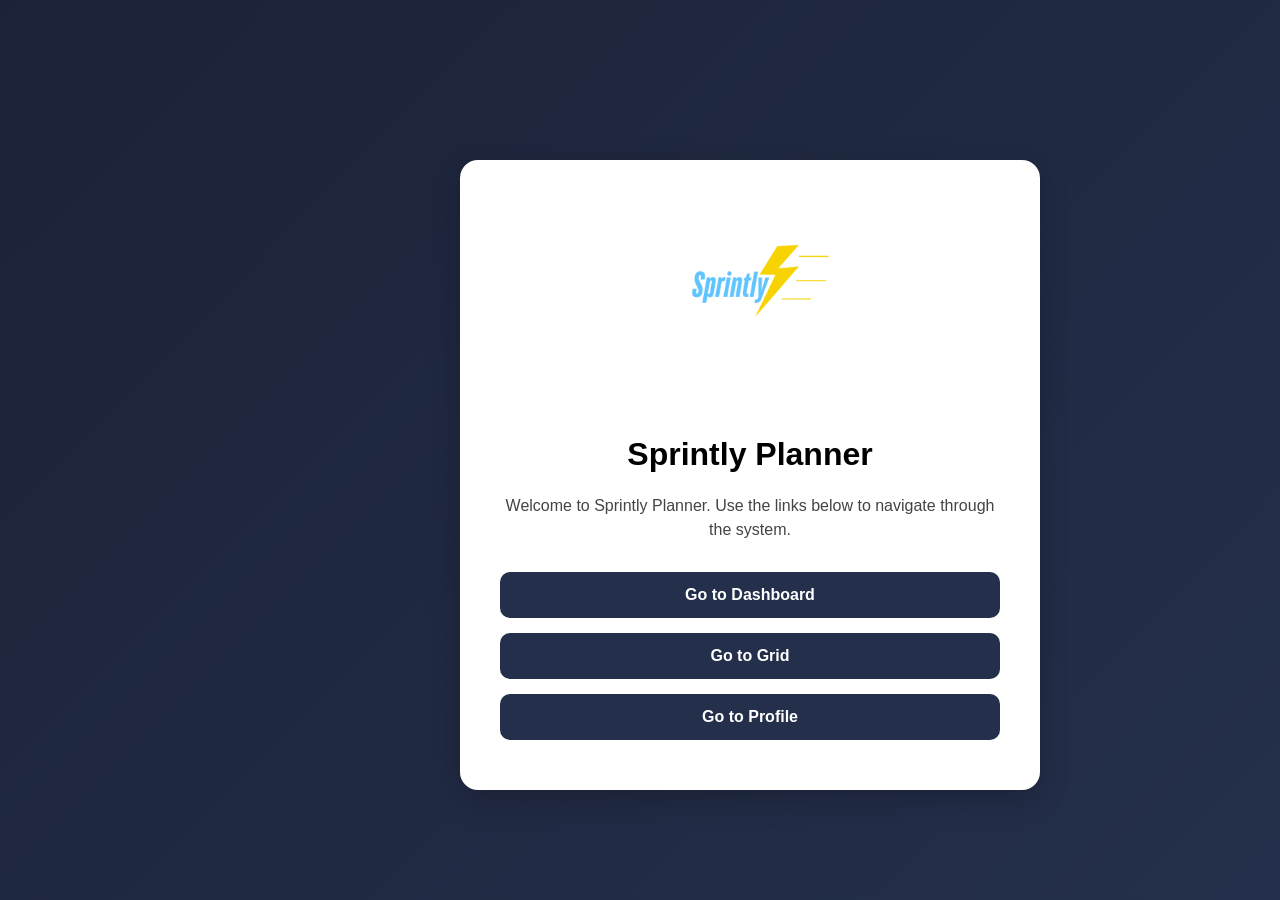
<file: index.html>
<!DOCTYPE html>
<html lang="en">
<head>
    <meta charset="UTF-8">
    <meta name="viewport" content="width=device-width, initial-scale=1.0">
    <title>Sprintly Planner</title>
    <link rel="stylesheet" href="style.css">
</head>
<body class="landingPage">

    <main class="landingContainer">
        <img src="SprintlyLogo.png" alt="Sprintly Logo" class="landingLogo">

        <h1>Sprintly Planner</h1>
        <p class="landingText">
            Welcome to Sprintly Planner. Use the links below to navigate through the system.
        </p>

        <div class="landingButtons">
            <a href="dashboard.html" class="landingBtn">Go to Dashboard</a>
            <a href="grid.html" class="landingBtn">Go to Grid</a>
            <a href="profile.html" class="landingBtn">Go to Profile</a>
        </div>
    </main>

</body>
</html>
</file>
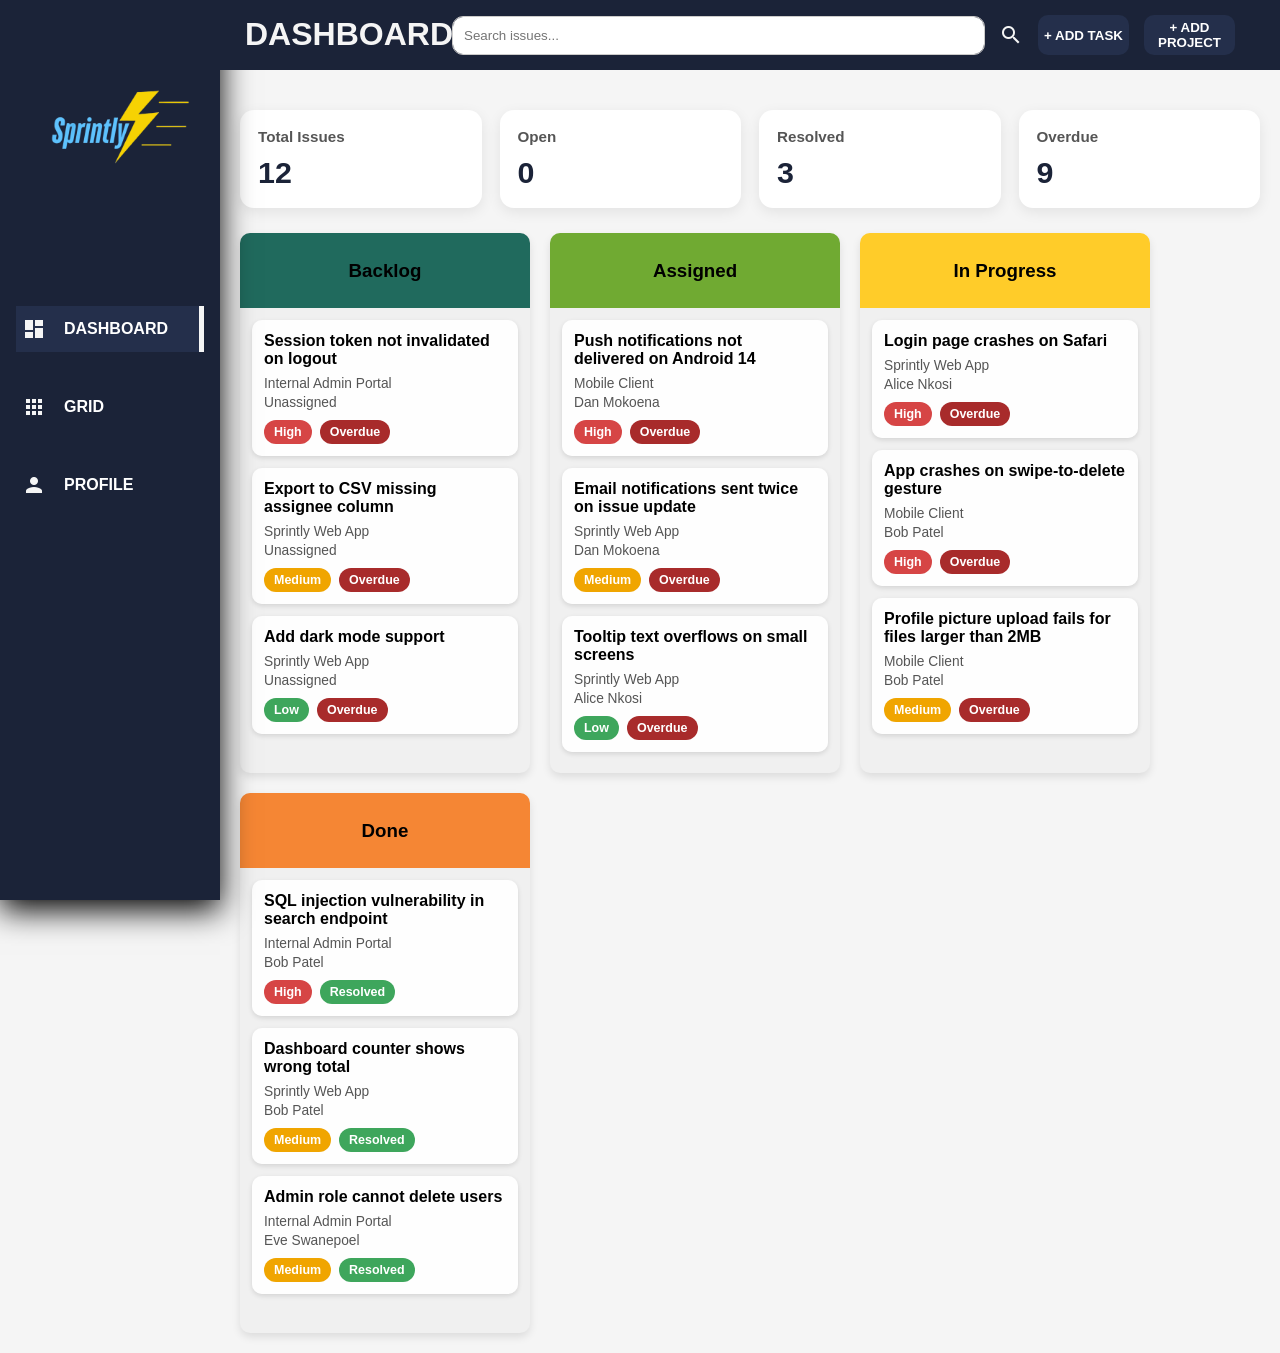
<file: dashboard.html>
<!DOCTYPE html>
<html lang="en">
<head>
    <meta charset="UTF-8">
    <meta name="viewport" content="width=device-width, initial-scale=1.0">
    <title>Sprintly Planner - Dashboard</title>
    <link rel="stylesheet" href="style.css">
    <link rel="stylesheet" href="https://fonts.googleapis.com/icon?family=Material+Icons">
</head>
<body data-page="dashboard">

    <aside>
        <img src="SprintlyLogo.png" alt="company sprintly logo">
        <nav>
            <ul>
                <li class="active">
                    <span class="material-icons">dashboard</span>
                    <a href="dashboard.html" class="active">Dashboard</a>
                </li>
                <li>
                    <span class="material-icons">apps</span>
                    <a href="grid.html">Grid</a>
                </li>
                <li>
                    <span class="material-icons">person</span>
                    <a href="profile.html">Profile</a>
                </li>
            </ul>
        </nav>
    </aside>

    <header>
        <div class="dash_head">
            <h1 class="heading1">DASHBOARD</h1>

            <section id="headerActions">
                <input id="search" type="text" placeholder="Search issues...">
                <span class="material-icons">search</span>
                <button type="button" class="add" id="addTask">+ ADD TASK</button>
                <button type="button" class="add" id="addProject">+ ADD PROJECT</button>
            </section>
        </div>
    </header>

    <main id="mainContainer">
        <section class="statsBar">
            <div class="statCard">
                <h4>Total Issues</h4>
                <p id="statTotal">0</p>
            </div>
            <div class="statCard">
                <h4>Open</h4>
                <p id="statOpen">0</p>
            </div>
            <div class="statCard">
                <h4>Resolved</h4>
                <p id="statResolved">0</p>
            </div>
            <div class="statCard">
                <h4>Overdue</h4>
                <p id="statOverdue">0</p>
            </div>
        </section>

        <div id="cards">
            <section class="card">
                <section class="cardHead first">
                    <h3>Backlog</h3>
                </section>
                <div class="issueList" id="backlogList"></div>
            </section>

            <section class="card">
                <section class="cardHead second">
                    <h3>Assigned</h3>
                </section>
                <div class="issueList" id="assignedList"></div>
            </section>

            <section class="card">
                <section class="cardHead third">
                    <h3>In Progress</h3>
                </section>
                <div class="issueList" id="underwayList"></div>
            </section>

            <section class="card">
                <section class="cardHead forth">
                    <h3>Done</h3>
                </section>
                <div class="issueList" id="doneList"></div>
            </section>
        </div>
    </main>

    <div class="modalOverlay" id="modalOverlay"></div>

    <form id="form_Popup">
        <input type="hidden" id="issueId">

        <h3 id="formTitle">Create Issue Form</h3>

        <div class="formGroup fullWidth">
            <label for="issueSummary">Issue Summary:</label>
            <input type="text" id="issueSummary" required>
        </div>

        <div class="formGroup fullWidth">
            <label for="issueDescription">Detailed Description:</label>
            <textarea id="issueDescription" rows="4" placeholder="Describe the issue..."></textarea>
        </div>

        <div class="formGroup">
            <label for="issueDiscoverer">Who Identified the Issue:</label>
            <select id="issueDiscoverer"></select>
        </div>

        <div class="formGroup coltwo">
            <label for="issueDateIdentified">Date Identified:</label>
            <input type="date" id="issueDateIdentified">
        </div>

        <div class="formGroup">
            <label for="issueProject">Related Project:</label>
            <select id="issueProject"></select>
        </div>

        <div class="formGroup coltwo">
            <label for="issueAssignedTo">Assigned To:</label>
            <select id="issueAssignedTo"></select>
        </div>

        <div class="formGroup">
            <label for="issueWorkflow">Board Column:</label>
            <select id="issueWorkflow">
                <option value="backlog">Backlog</option>
                <option value="assigned">Assigned</option>
                <option value="underway">In Progress</option>
                <option value="done">Done</option>
            </select>
        </div>

        <div class="formGroup coltwo">
            <label for="issueStatus">Status:</label>
            <select id="issueStatus">
                <option value="open">Open</option>
                <option value="resolved">Resolved</option>
            </select>
        </div>

        <div class="formGroup fullWidth">
            <label>Priority:</label>
            <div id="radioGroup">
                <input type="radio" id="high" name="priority" value="high">
                <label for="high">High</label>

                <input type="radio" id="medium" name="priority" value="medium" checked>
                <label for="medium">Medium</label>

                <input type="radio" id="low" name="priority" value="low">
                <label for="low">Low</label>
            </div>
        </div>

        <div class="formGroup">
            <label for="issueTargetDate">Target Resolution Date:</label>
            <input type="date" id="issueTargetDate">
        </div>

        <div class="formGroup coltwo">
            <label for="issueActualResolutionDate">Actual Resolution Date:</label>
            <input type="date" id="issueActualResolutionDate">
        </div>

        <div class="formGroup fullWidth">
            <label for="issueResolutionSummary">Resolution Summary:</label>
            <textarea id="issueResolutionSummary" rows="4" placeholder="Describe the fix or leave blank if unresolved..."></textarea>
        </div>

        <div class="formAction fullWidth">
            <button type="button" class="formBtn" id="formAddBtn">SAVE</button>
            <button type="button" class="formBtn" id="formCancelBtn">CANCEL</button>
        </div>
    </form>

    <div id="issueDetailModal" class="detailModal">
        <div class="detailHeader">
            <h3>Issue Details</h3>
            <button type="button" class="closeBtn" id="detailCloseBtn">×</button>
        </div>

        <div id="issueDetailContent"></div>

        <div class="detailActions">
            <button type="button" class="formBtn" id="detailEditBtn">EDIT</button>
            <button type="button" class="formBtn dangerBtn" id="detailDeleteBtn">DELETE</button>
        </div>
    </div>

    <script src="storage.js"></script>
    <script src="data.js"></script>
    <script src="functionality.js"></script>
</body>
</html>
</file>
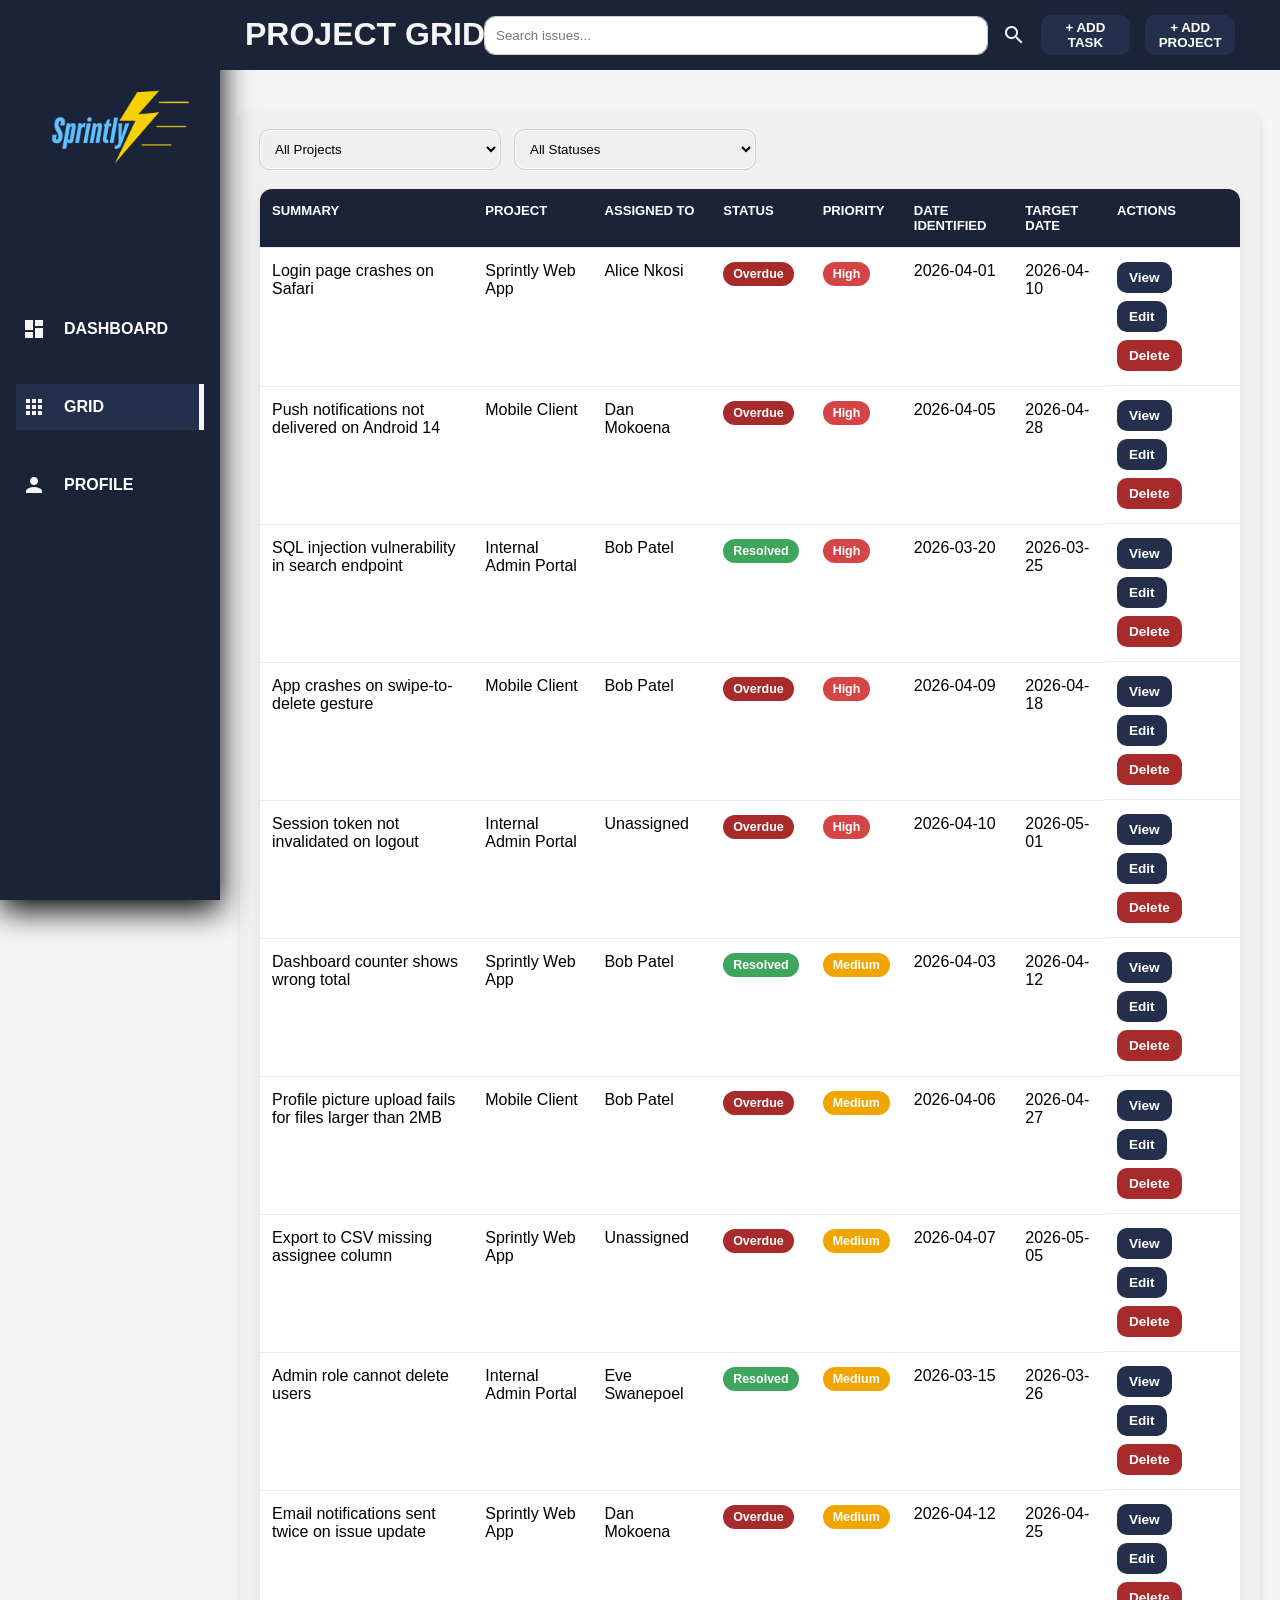
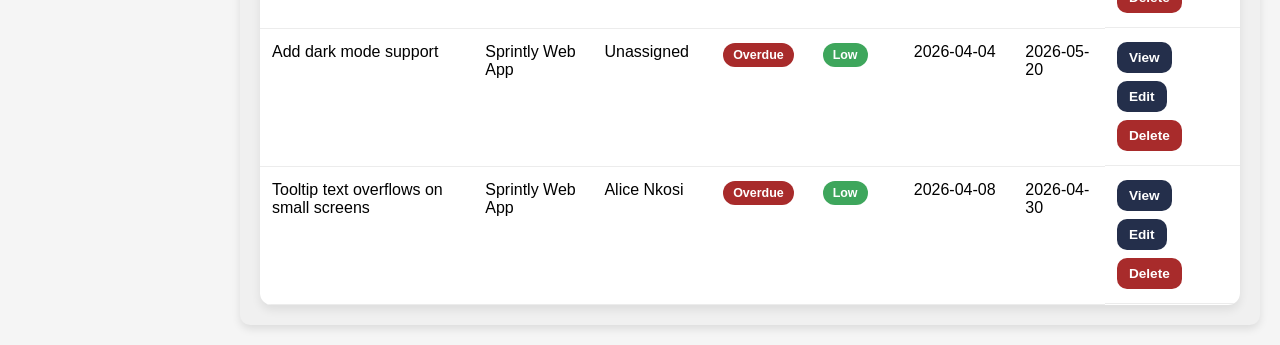
<file: grid.html>
<!DOCTYPE html>
<html lang="en">
<head>
    <meta charset="UTF-8">
    <meta name="viewport" content="width=device-width, initial-scale=1.0">
    <title>Sprintly Planner - Grid</title>
    <link rel="stylesheet" href="style.css">
    <link rel="stylesheet" href="https://fonts.googleapis.com/icon?family=Material+Icons">
</head>
<body data-page="grid">

    <aside>
        <img src="SprintlyLogo.png" alt="company sprintly logo">
        <nav>
            <ul>
                <li>
                    <span class="material-icons">dashboard</span>
                    <a href="dashboard.html">Dashboard</a>
                </li>
                <li class="active">
                    <span class="material-icons">apps</span>
                    <a href="grid.html" class="active">Grid</a>
                </li>
                <li>
                    <span class="material-icons">person</span>
                    <a href="profile.html">Profile</a>
                </li>
            </ul>
        </nav>
    </aside>

    <header>
        <div class="dash_head">
            <h1 class="heading1">PROJECT GRID</h1>
            <section id="headerActions">
                <input id="searchGrid" type="text" placeholder="Search issues...">
                <span class="material-icons">search</span>
                <button type="button" class="add" id="addTask">+ ADD TASK</button>
                <button type="button" class="add" id="addProject">+ ADD PROJECT</button>
            </section>
        </div>
    </header>

    <main class="pageContent">
        <section class="gridBlock">
            <div class="filterRow">
                <select id="projectFilter">
                    <option value="">All Projects</option>
                </select>

                <select id="statusFilter">
                    <option value="">All Statuses</option>
                    <option value="open">Open</option>
                    <option value="resolved">Resolved</option>
                    <option value="overdue">Overdue</option>
                </select>
            </div>

            <table class="issuesTable">
                <thead>
                    <tr>
                        <th>Summary</th>
                        <th>Project</th>
                        <th>Assigned To</th>
                        <th>Status</th>
                        <th>Priority</th>
                        <th>Date Identified</th>
                        <th>Target Date</th>
                        <th>Actions</th>
                    </tr>
                </thead>
                <tbody id="issuesTableBody"></tbody>
            </table>
        </section>
    </main>

    <div class="modalOverlay" id="modalOverlay"></div>

    <div id="issueDetailModal" class="detailModal">
        <div class="detailHeader">
            <h3>Issue Details</h3>
            <button type="button" class="closeBtn" id="detailCloseBtn">×</button>
        </div>

        <div id="issueDetailContent"></div>

        <div class="detailActions">
            <button type="button" class="formBtn" id="detailEditBtn">EDIT</button>
            <button type="button" class="formBtn dangerBtn" id="detailDeleteBtn">DELETE</button>
        </div>
    </div>

    <script src="storage.js"></script>
    <script src="data.js"></script>
    <script src="functionality.js"></script>
</body>
</html>
</file>
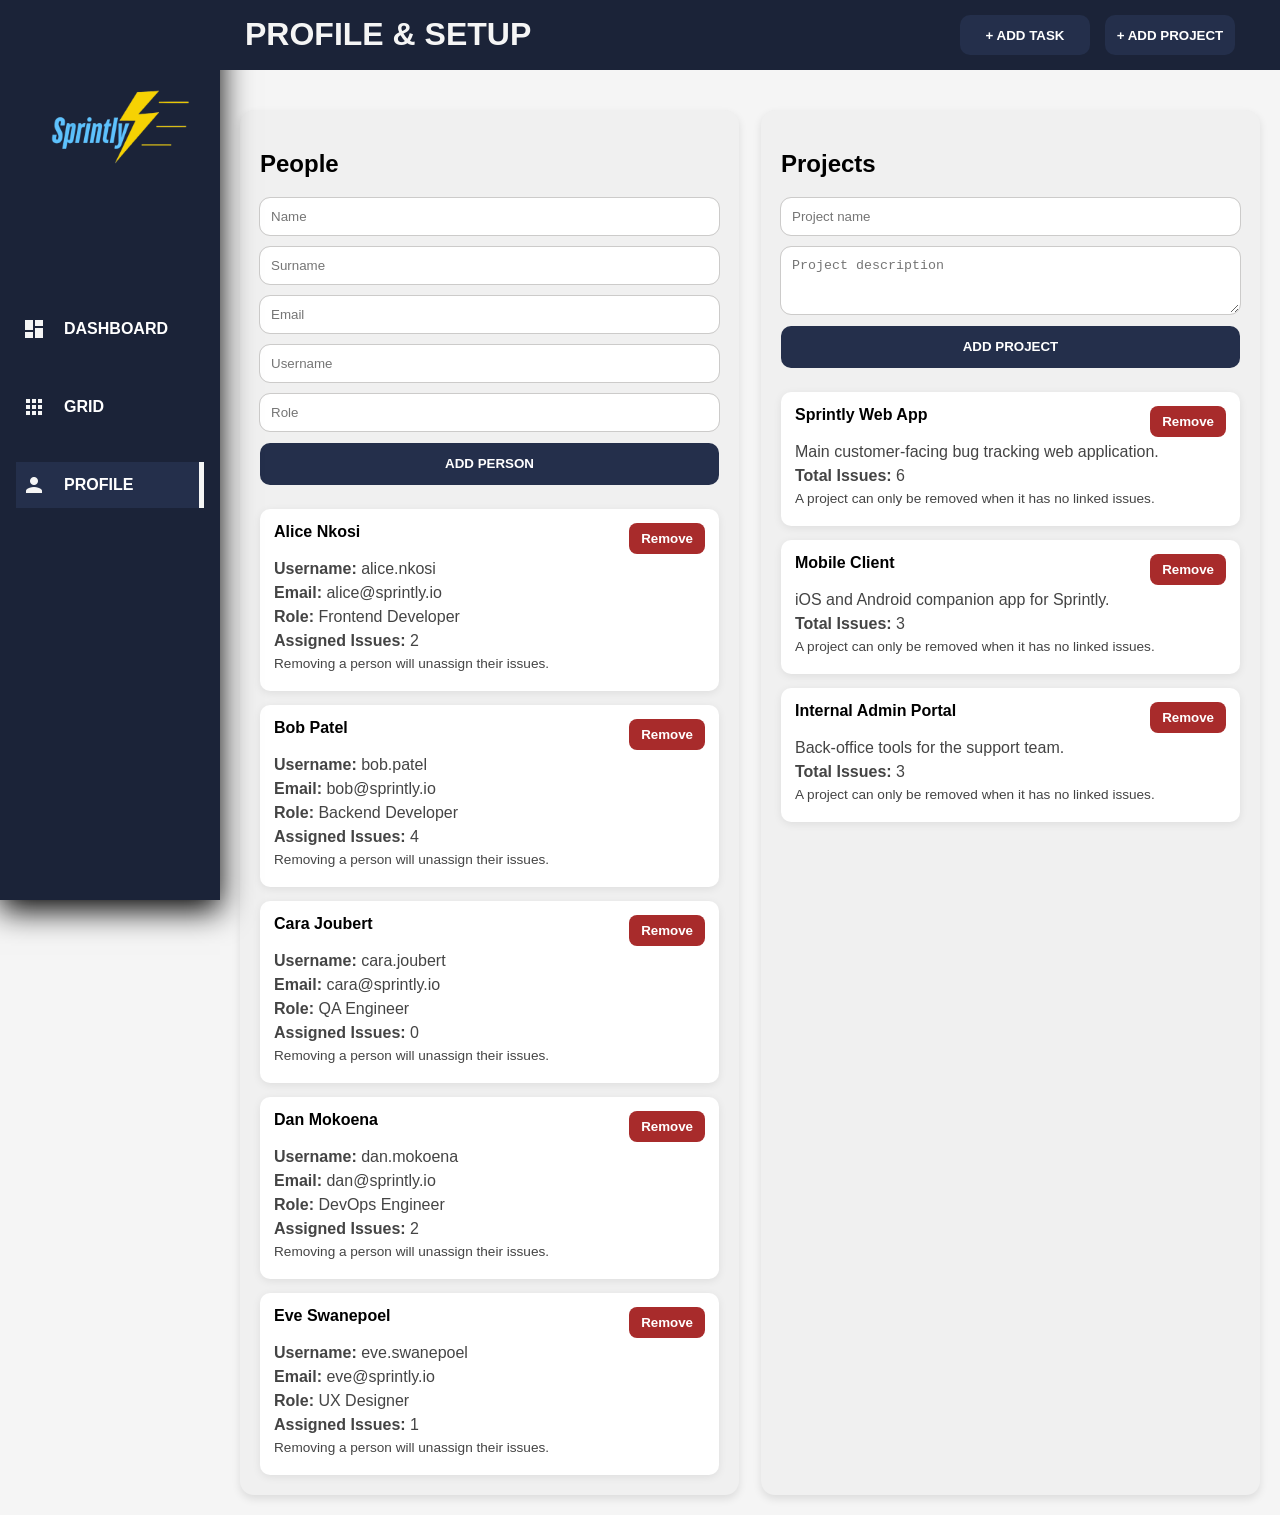
<file: profile.html>
<!DOCTYPE html>
<html lang="en">
<head>
    <meta charset="UTF-8">
    <meta name="viewport" content="width=device-width, initial-scale=1.0">
    <title>Sprintly Planner - Profile</title>
    <link rel="stylesheet" href="style.css">
    <link rel="stylesheet" href="https://fonts.googleapis.com/icon?family=Material+Icons">
</head>
<body data-page="profile">

    <aside>
        <img src="SprintlyLogo.png" alt="company sprintly logo">
        <nav>
            <ul>
                <li>
                    <span class="material-icons">dashboard</span>
                    <a href="dashboard.html">Dashboard</a>
                </li>
                <li>
                    <span class="material-icons">apps</span>
                    <a href="grid.html">Grid</a>
                </li>
                <li class="active">
                    <span class="material-icons">person</span>
                    <a href="profile.html" class="active">Profile</a>
                </li>
            </ul>
        </nav>
    </aside>

    <header>
        <div class="dash_head">
            <h1 class="heading1">PROFILE & SETUP</h1>
            <section id="headerActions">
                <button type="button" class="add" id="addTask">+ ADD TASK</button>
                <button type="button" class="add" id="addProject">+ ADD PROJECT</button>
            </section>
        </div>
    </header>

    <main class="pageContent">
        <section class="manageLayout">
            <section class="manageCard">
                <h2>People</h2>

                <form id="personForm" class="miniForm">
                    <input type="text" id="personName" placeholder="Name" required>
                    <input type="text" id="personSurname" placeholder="Surname" required>
                    <input type="email" id="personEmail" placeholder="Email" required>
                    <input type="text" id="personUsername" placeholder="Username" required>
                    <input type="text" id="personRole" placeholder="Role" required>
                    <button type="submit" class="formBtn">ADD PERSON</button>
                </form>

                <div id="peopleList" class="infoList"></div>
            </section>

            <section class="manageCard" id="projectsSection">
                <h2>Projects</h2>

                <form id="projectForm" class="miniForm">
                    <input type="text" id="projectNameInput" placeholder="Project name" required>
                    <textarea id="projectDescriptionInput" rows="3" placeholder="Project description"></textarea>
                    <button type="submit" class="formBtn">ADD PROJECT</button>
                </form>

                <div id="projectList" class="infoList"></div>
            </section>
        </section>
    </main>

    <script src="storage.js"></script>
    <script src="data.js"></script>
    <script src="functionality.js"></script>
</body>
</html>
</file>
<file: style.css>
body {
  font-family: Arial, Helvetica, sans-serif;
  margin: 0;
  background: whitesmoke;
  color: black;
}

/* LANDING PAGE */
.landingPage {
  min-height: 100vh;
  display: flex;
  justify-content: center;
  align-items: center;
  background: linear-gradient(135deg, rgb(27, 35, 56), rgb(36, 47, 75));
}

.landingContainer {
  text-align: center;
  background: white;
  padding: 50px 40px;
  border-radius: 18px;
  box-shadow: 0 10px 30px rgba(0, 0, 0, 0.2);
  max-width: 500px;
  width: 90%;
}

.landingLogo {
  width: 180px;
  height: auto;
  margin-bottom: 20px;
}

.landingText {
  margin: 15px 0 30px;
  color: #444;
  line-height: 1.5;
}

.landingButtons {
  display: flex;
  flex-direction: column;
  gap: 15px;
}

.landingBtn {
  display: block;
  text-decoration: none;
  background: rgb(36, 47, 75);
  color: white;
  padding: 14px 20px;
  border-radius: 10px;
  font-weight: bold;
  transition: 0.2s ease;
}

.landingBtn:hover {
  background: rgb(33, 71, 167);
}

/* SHARED LAYOUT */
header {
  display: flex;
  background: rgb(27, 35, 56);
  color: whitesmoke;
  align-items: center;
  padding: 15px 25px;
  position: fixed;
  top: 0;
  left: 220px;
  min-height: 70px;
  width: calc(100% - 220px);
  justify-content: space-between;
  gap: 20px;
  box-sizing: border-box;
  z-index: 20;
}

.heading1 {
  margin: 0;
  line-height: 1.1;
  white-space: nowrap;
}

.add,
.formBtn,
.smallBtn {
  background: rgb(36, 47, 75);
  color: white;
  font-weight: bold;
  outline: none;
  border: none;
  border-radius: 10px;
  cursor: pointer;
}

.add {
  height: 40px;
  width: 130px;
}

.formBtn {
  height: 42px;
  min-width: 130px;
  padding: 0 16px;
}

.smallBtn {
  padding: 8px 12px;
  font-size: 0.85rem;
}

.deleteSmallBtn,
.dangerBtn {
  background: #a82b2b;
}

.add:hover,
.formBtn:hover,
.smallBtn:hover {
  background-color: rgb(33, 71, 167);
}

.deleteSmallBtn:hover,
.dangerBtn:hover {
  background: #c73c3c;
}

#headerActions {
  display: flex;
  align-items: center;
  justify-content: flex-end;
  gap: 15px;
  margin-right: 20px;
  width: 100%;
}

.dash_head {
  display: flex;
  align-items: center;
  width: 100%;
  justify-content: space-between;
}

aside {
  display: flex;
  background: rgb(27, 35, 56);
  color: whitesmoke;
  text-align: left;
  padding: 1rem;
  box-shadow: 0 10px 30px rgb(0, 0, 0);
  position: fixed;
  top: 0;
  left: 0;
  flex-direction: column;
  height: 100vh;
  width: 220px;
  box-sizing: border-box;
}

aside img {
  width: 180px;
  height: auto;
  margin: 40px auto 20px;
}

nav ul {
  display: flex;
  width: 100%;
  gap: 2rem;
  list-style: none;
  padding: 0;
  margin: 0;
  flex-direction: column;
  margin-top: 50px;
  text-transform: uppercase;
}

nav a {
  display: block;
  color: white;
  text-decoration: none;
  font-weight: bold;
  padding: 0.5rem;
  width: 100%;
}

nav li {
  display: flex;
  align-items: center;
  gap: 10px;
  padding: 6px;
}

nav li:hover,
nav li:focus,
nav li.active {
  background-color: rgb(36, 47, 75);
  border-right: 5px solid whitesmoke;
}

main {
  margin-left: 220px;
  margin-top: 50px;
  padding: 2rem;
  color: black;
}

.pageContent,
#mainContainer {
  padding: 20px;
  margin-top: 90px;
  box-sizing: border-box;
}

input,
textarea,
select {
  padding: 10px;
  border: 1px solid white;
  border-radius: 10px;
  outline: 1px solid rgb(204, 203, 202);
  box-sizing: border-box;
  width: 100%;
}

input:focus,
textarea:focus,
select:focus {
  outline-color: rgb(27, 35, 56);
  box-shadow: 0 0 5px rgba(74, 144, 226, 0.3);
}

/* DASHBOARD */
.statsBar {
  display: grid;
  grid-template-columns: repeat(4, minmax(180px, 1fr));
  gap: 18px;
  margin-bottom: 25px;
}

.statCard {
  background: white;
  border-radius: 14px;
  padding: 18px;
  box-shadow: 0 4px 14px rgba(0, 0, 0, 0.08);
}

.statCard h4 {
  margin: 0 0 10px;
  font-size: 0.95rem;
  color: #555;
}

.statCard p {
  margin: 0;
  font-size: 1.9rem;
  font-weight: bold;
  color: rgb(27, 35, 56);
}

#cards {
  display: flex;
  gap: 20px;
  flex-wrap: wrap;
}

.card {
  display: flex;
  flex-direction: column;
  background-color: #f0f0f0;
  border-radius: 10px;
  box-shadow: 0 4px 8px rgba(0,0,0,0.1);
  width: 100%;
  max-width: 290px;
  min-height: 540px;
  overflow: hidden;
}

.cardHead {
  padding: 8px;
  color: black;
  text-align: center;
}

.first { background-color: #206A5D; }
.second { background-color: #70aa32; }
.third { background-color: #ffcc29; }
.forth { background-color: #F58634; }

.issueList {
  padding: 12px;
  display: flex;
  flex-direction: column;
  gap: 12px;
}

.ticketCard {
  background: rgba(255, 255, 255, 0.92);
  padding: 12px;
  border-radius: 10px;
  box-shadow: 0 2px 5px rgba(0,0,0,0.12);
  cursor: pointer;
  transition: transform 0.15s ease;
}

.ticketCard:hover {
  transform: translateY(-2px);
}

.ticketTitle {
  margin: 0 0 8px;
  font-size: 1rem;
}

.ticketMeta {
  margin: 4px 0;
  font-size: 0.86rem;
  color: #555;
}

.badgeRow {
  display: flex;
  gap: 8px;
  flex-wrap: wrap;
  margin-top: 10px;
}

.badge {
  display: inline-block;
  padding: 5px 10px;
  border-radius: 999px;
  font-size: 0.78rem;
  font-weight: bold;
  color: white;
}

.priority-high { background: #d64545; }
.priority-medium { background: #f0a500; }
.priority-low { background: #3ea65c; }

.status-open { background: #4a76d1; }
.status-resolved { background: #3ea65c; }
.status-overdue { background: #a82b2b; }

/* MODALS */
.modalOverlay {
  display: none;
  position: fixed;
  inset: 0;
  background: rgba(0, 0, 0, 0.35);
  z-index: 40;
}

#form_Popup {
  display: none;
  background-color: rgb(240, 240, 240);
  color: black;
  position: fixed;
  width: 1000px;
  max-width: 90%;
  max-height: 90vh;
  overflow-y: auto;
  top: 50%;
  left: 50%;
  transform: translate(-50%, -50%);
  padding: 30px;
  box-shadow: 0 4px 20px rgba(0,0,0,0.25);
  border-radius: 10px;
  grid-template-columns: 1fr 1fr;
  gap: 20px;
  border: 1px solid #ccc;
  z-index: 50;
}

.formGroup {
  display: flex;
  flex-direction: column;
  width: 100%;
  gap: 0.5rem;
}

.fullWidth {
  grid-column: span 2;
}

.coltwo {
  grid-column: 2;
}

#radioGroup {
  display: flex;
  align-items: center;
  gap: 12px;
  flex-wrap: wrap;
  margin-top: 6px;
}

#radioGroup input {
  width: auto;
}

.formAction {
  display: flex;
  justify-content: flex-end;
  gap: 10px;
}

.detailModal {
  display: none;
  position: fixed;
  top: 50%;
  left: 50%;
  width: 900px;
  max-width: 90%;
  max-height: 85vh;
  overflow-y: auto;
  transform: translate(-50%, -50%);
  background: white;
  border-radius: 14px;
  box-shadow: 0 8px 25px rgba(0, 0, 0, 0.25);
  z-index: 55;
  padding: 24px;
}

.detailHeader {
  display: flex;
  justify-content: space-between;
  align-items: center;
  margin-bottom: 18px;
}

.closeBtn {
  border: none;
  background: transparent;
  font-size: 2rem;
  cursor: pointer;
}

.detailGrid {
  display: grid;
  grid-template-columns: 1fr 1fr;
  gap: 16px;
  line-height: 1.5;
}

.fullSpan {
  grid-column: span 2;
}

.detailActions {
  display: flex;
  justify-content: flex-end;
  gap: 10px;
  margin-top: 20px;
}

/* GRID */
.gridBlock {
  background-color: #f0f0f0;
  padding: 20px;
  border-radius: 10px;
  box-shadow: 0 4px 8px rgba(0,0,0,0.1);
}

.filterRow {
  display: flex;
  gap: 15px;
  margin-bottom: 20px;
}

.filterRow select {
  max-width: 240px;
}

.issuesTable {
  width: 100%;
  border-collapse: collapse;
  background: white;
  box-shadow: 0 5px 10px rgba(0,0,0,0.08);
  border-radius: 12px;
  overflow: hidden;
}

.issuesTable th,
.issuesTable td {
  padding: 14px 12px;
  text-align: left;
  border-bottom: 1px solid #ececec;
  vertical-align: top;
}

.issuesTable th {
  background: rgb(27, 35, 56);
  color: white;
  text-transform: uppercase;
  font-size: 0.82rem;
}

.actionCell {
  display: flex;
  gap: 8px;
  flex-wrap: wrap;
}

.emptyStateCell {
  text-align: center;
  color: #777;
  padding: 30px;
}

/* PROFILE */
.manageLayout {
  display: grid;
  grid-template-columns: 1fr 1fr;
  gap: 22px;
}

.manageCard {
  background: #f0f0f0;
  border-radius: 14px;
  padding: 20px;
  box-shadow: 0 4px 8px rgba(0,0,0,0.1);
}

.miniForm {
  display: flex;
  flex-direction: column;
  gap: 12px;
  margin-bottom: 24px;
}

.infoList {
  display: flex;
  flex-direction: column;
  gap: 14px;
}

.infoCard {
  background: white;
  border-radius: 10px;
  padding: 14px;
  box-shadow: 0 2px 8px rgba(0,0,0,0.08);
}

.infoCard h4 {
  margin-top: 0;
  margin-bottom: 10px;
}

.infoCard p {
  margin: 6px 0;
  color: #444;
}

/* RESPONSIVE */
@media (max-width: 1100px) {
  .statsBar {
    grid-template-columns: repeat(2, minmax(180px, 1fr));
  }

  .manageLayout {
    grid-template-columns: 1fr;
  }

  .detailGrid {
    grid-template-columns: 1fr;
  }

  .fullSpan {
    grid-column: span 1;
  }

  #form_Popup {
    grid-template-columns: 1fr;
  }

  .fullWidth,
  .coltwo {
    grid-column: span 1;
  }
}

@media (max-width: 900px) {
  aside {
    width: 180px;
  }

  header {
    margin-left: 180px;
    width: calc(100% - 180px);
  }

  main {
    margin-left: 180px;
  }

  #headerActions {
    gap: 10px;
  }

  .add {
    width: 110px;
    font-size: 0.8rem;
  }
}

.infoCardHeader {
  display: flex;
  justify-content: space-between;
  align-items: flex-start;
  gap: 12px;
}

.cardActionGroup {
  display: flex;
  gap: 8px;
  flex-wrap: wrap;
}

.iconDangerBtn {
  background: #a82b2b;
  color: white;
  border: none;
  border-radius: 8px;
  padding: 8px 12px;
  font-weight: bold;
  cursor: pointer;
}

.iconDangerBtn:hover {
  background: #c73c3c;
}

.helpText {
  font-size: 0.85rem;
  color: #777;
  margin-top: 6px;
}
</file>
